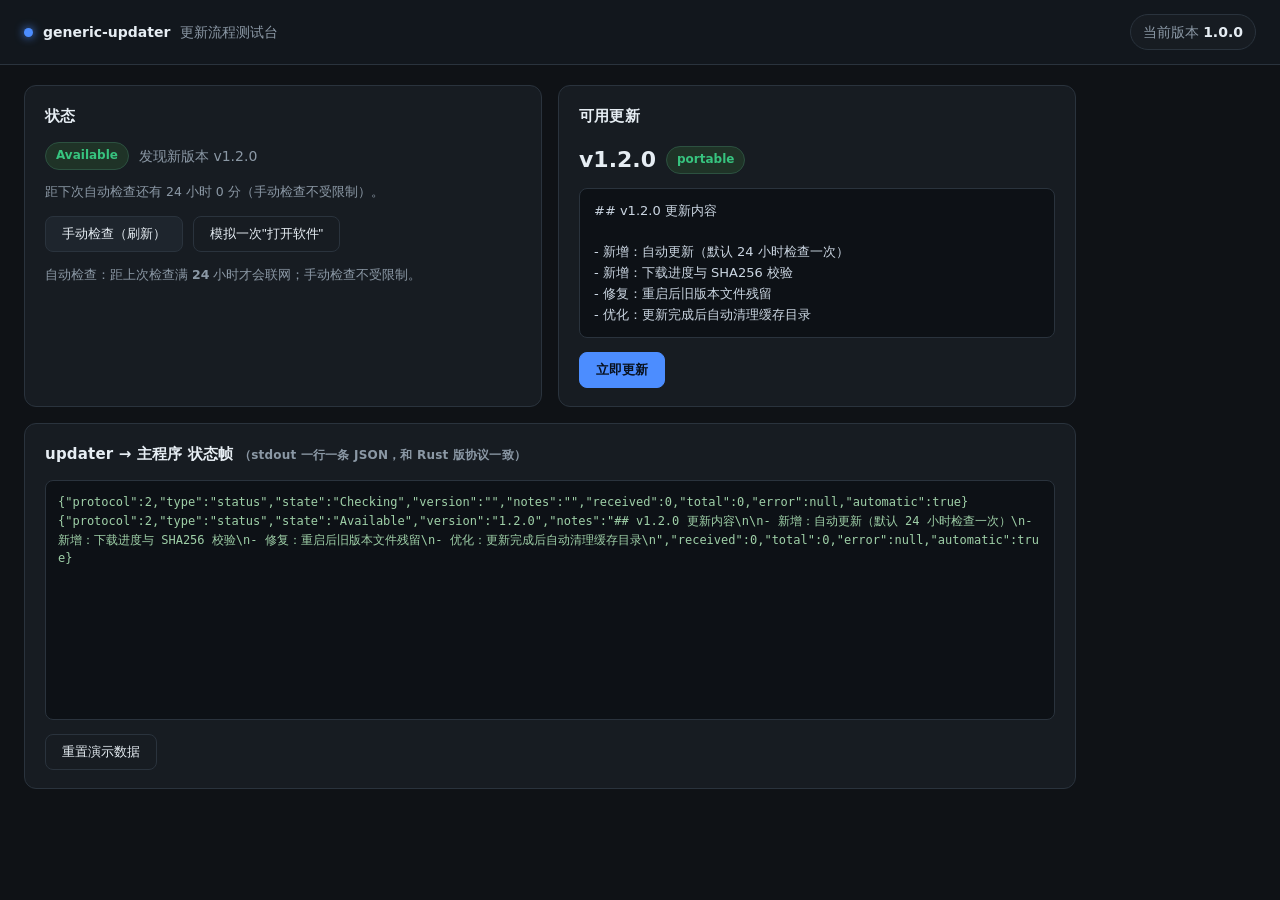
<file: demo/index.html>
<!DOCTYPE html>
<html lang="zh-CN">
<head>
<meta charset="utf-8" />
<meta name="viewport" content="width=device-width, initial-scale=1" />
<title>通用更新器 · 交互测试台</title>
<link rel="stylesheet" href="./styles.css" />
</head>
<body>
<header class="topbar">
  <div class="brand">
    <span class="dot"></span>
    <strong>generic-updater</strong>
    <span class="muted">更新流程测试台</span>
  </div>
  <div class="version-chip">当前版本 <b id="installed-version">1.0.0</b></div>
</header>

<main class="grid">
  <section class="card" id="card-status">
    <h2>状态</h2>
    <div class="state-row">
      <span id="state-badge" class="badge badge-idle">Idle</span>
      <span id="state-detail" class="muted">等待操作</span>
    </div>
    <p class="hint" id="next-check-hint"></p>
    <div class="progress" id="progress-wrap" hidden>
      <div class="progress-bar"><div class="progress-fill" id="progress-fill"></div></div>
      <div class="progress-meta"><span id="progress-text">0%</span><span id="progress-bytes"></span></div>
    </div>
    <div class="actions">
      <button id="btn-check" class="btn">手动检查（刷新）</button>
      <button id="btn-auto" class="btn btn-ghost">模拟一次"打开软件"</button>
    </div>
    <p class="hint">自动检查：距上次检查满 <b id="interval-hours">24</b> 小时才会联网；手动检查不受限制。</p>
  </section>

  <section class="card" id="card-release" hidden>
    <h2>可用更新</h2>
    <div class="release-head">
      <span class="release-version" id="release-version">v0.0.0</span>
      <span class="badge badge-available" id="release-kind">portable</span>
    </div>
    <div class="notes" id="release-notes"></div>
    <div class="actions">
      <button id="btn-download" class="btn btn-primary">立即更新</button>
    </div>
  </section>

  <section class="card" id="card-ready" hidden>
    <h2>更新就绪</h2>
    <p>新版本 <b id="ready-version"></b> 已下载、校验并解压完毕。退出主程序后点击下面按钮完成替换。</p>
    <div class="actions">
      <button id="btn-restart" class="btn btn-primary">重启软件</button>
      <button id="btn-discard" class="btn btn-ghost">放弃这次更新</button>
    </div>
  </section>

  <section class="card" id="card-failed" hidden>
    <h2>更新失败</h2>
    <p class="error" id="failed-reason"></p>
    <div class="actions">
      <button id="btn-retry" class="btn">重试</button>
    </div>
  </section>

  <section class="card span-2" id="card-log">
    <h2>updater → 主程序 状态帧 <span class="muted small">（stdout 一行一条 JSON，和 Rust 版协议一致）</span></h2>
    <pre id="log" class="log"></pre>
    <div class="actions">
      <button id="btn-reset" class="btn btn-ghost">重置演示数据</button>
    </div>
  </section>
</main>

<script src="./app.js"></script>
</body>
</html>
</file>
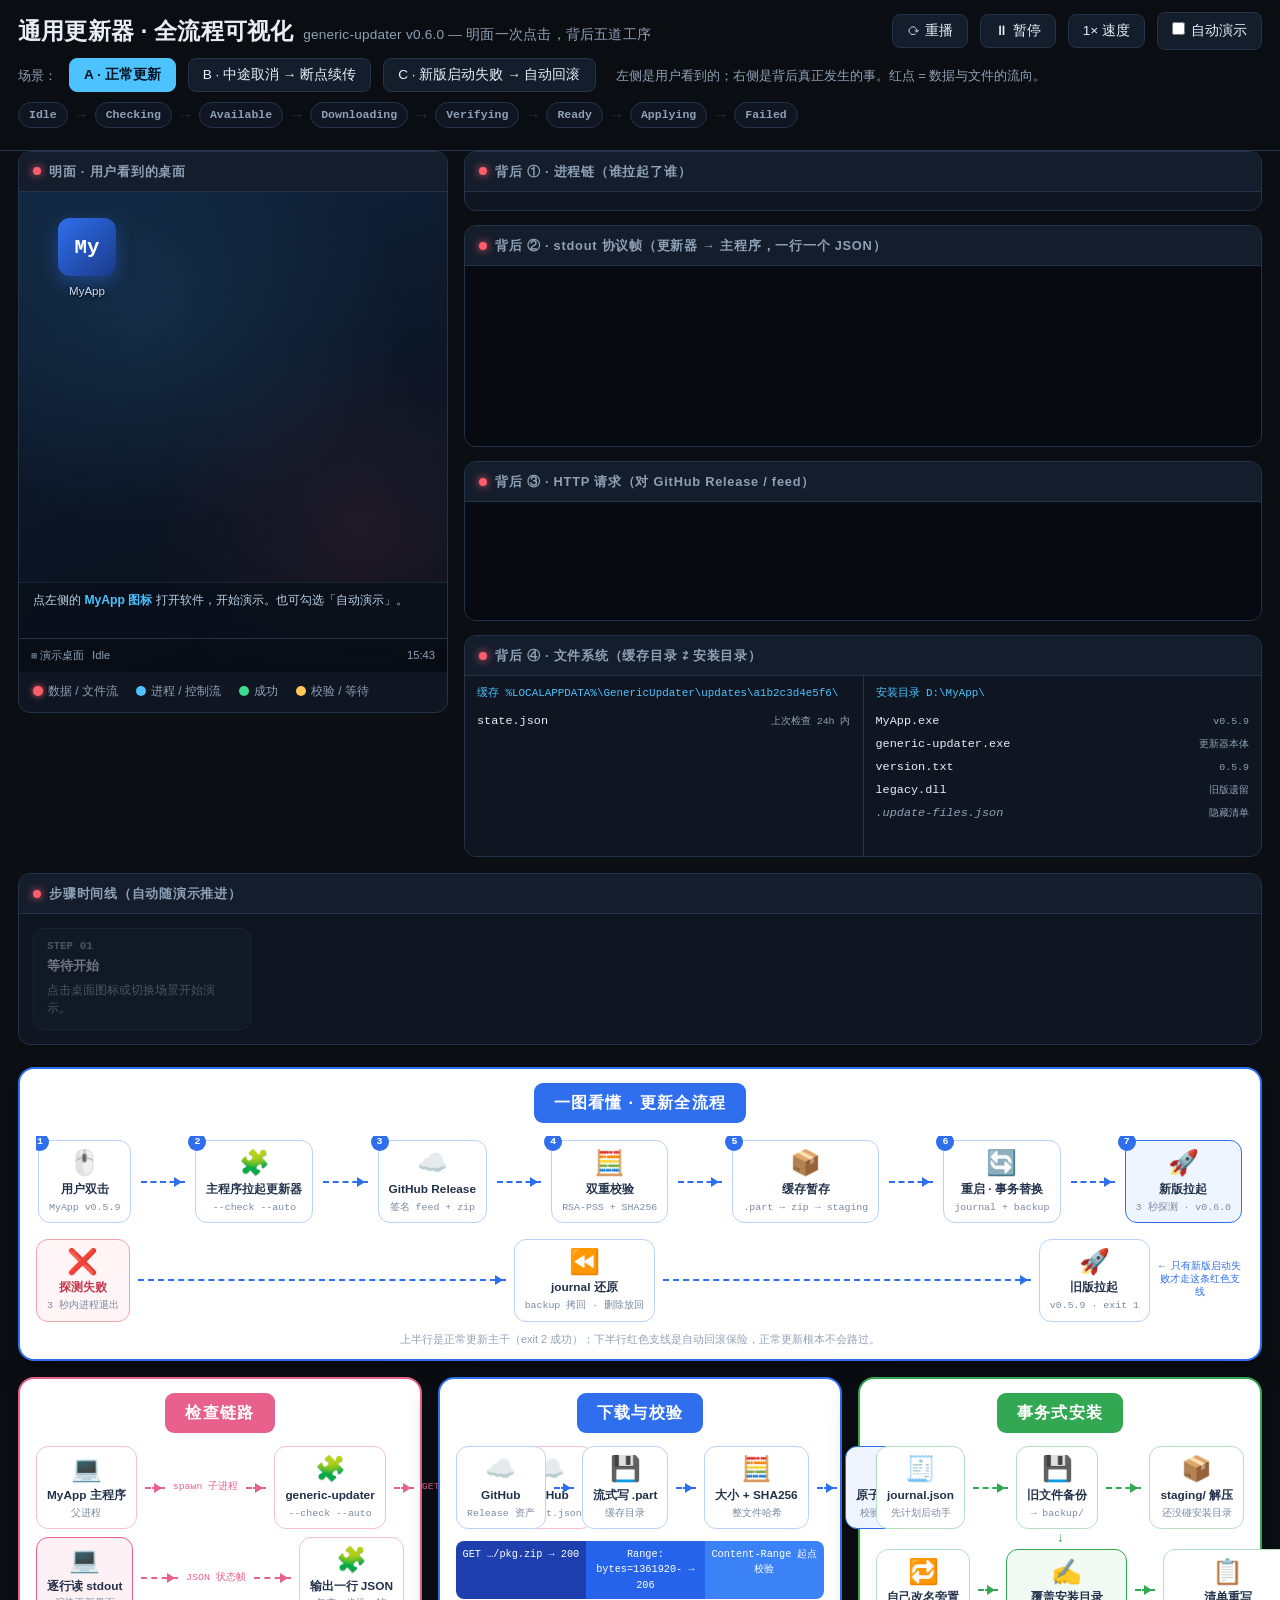
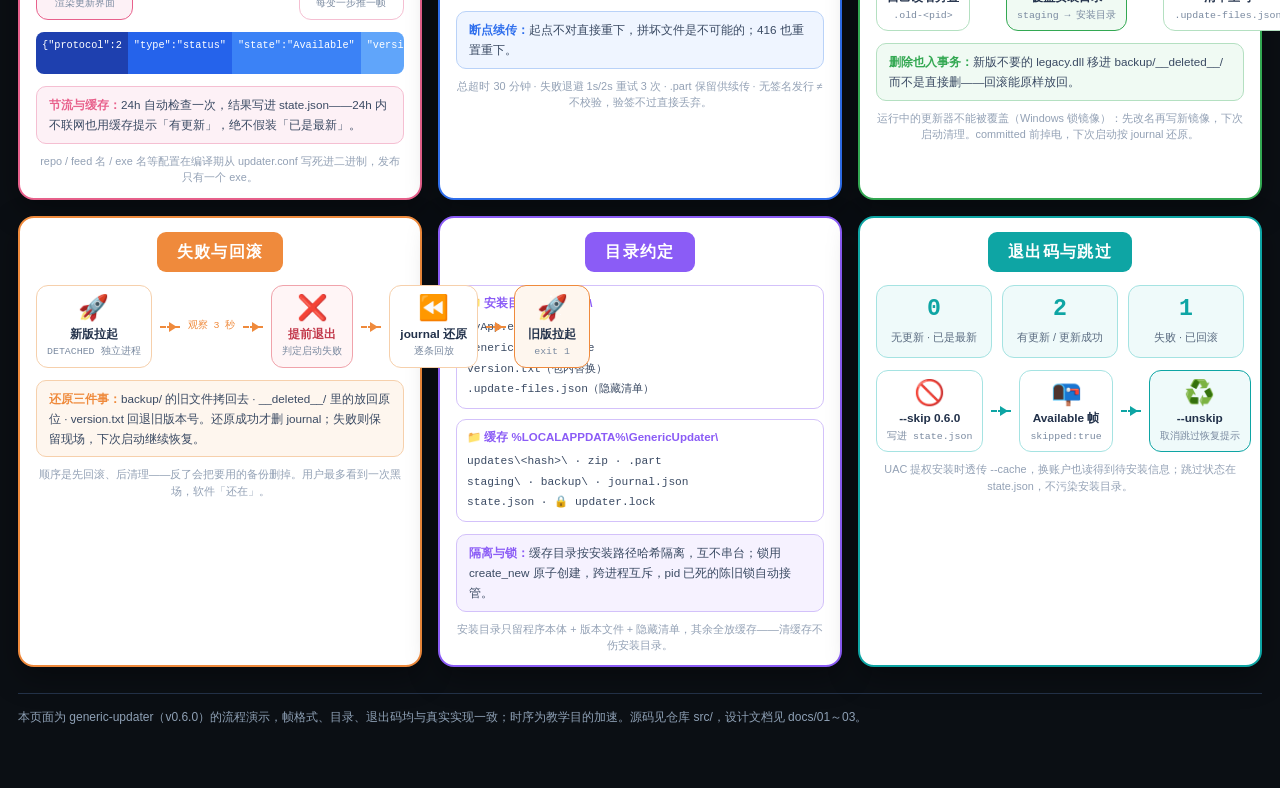
<file: examples/update-flow.html>
<!-- Generated by Trae Work -->
<!DOCTYPE html>
<html lang="zh-CN">
<head>
<meta charset="UTF-8">
<meta name="viewport" content="width=device-width, initial-scale=1.0">
<title>通用更新器 · 全流程可视化 — generic-updater 0.6.0</title>
<style>
:root{
  --bg:#0b0f14; --bg2:#121926; --panel:#0f1622; --panel2:#141d2c;
  --ink:#e8eef7; --muted:#8ea0b5; --rule:#24334a;
  --accent:#ff5d6c; --accent2:#4cc2ff; --ok:#3fdc8f; --warn:#ffc857;
  --mono:'Cascadia Code',Consolas,'Courier New',monospace;
}
*{box-sizing:border-box;margin:0;padding:0}
body{background:var(--bg);color:var(--ink);font:15px/1.65 'Segoe UI','PingFang SC','Microsoft YaHei',sans-serif;padding-bottom:60px}
h1{font-size:1.45rem;font-weight:700;letter-spacing:.01em}
h1 small{color:var(--muted);font-weight:400;font-size:.85rem;margin-left:.6rem}
.wrap{max-width:1440px;margin:0 auto;padding:0 18px}
/* ── 顶栏 ── */
header{position:sticky;top:0;z-index:40;background:rgba(11,15,20,.92);backdrop-filter:blur(8px);border-bottom:1px solid var(--rule);padding:12px 0}
header .row{display:flex;align-items:center;gap:12px;flex-wrap:wrap}
header .spacer{flex:1}
.btn{background:var(--panel2);color:var(--ink);border:1px solid var(--rule);border-radius:8px;padding:7px 14px;font-size:.85rem;cursor:pointer;transition:.15s}
.btn:hover{border-color:var(--accent2);color:var(--accent2)}
.btn.on{background:var(--accent2);border-color:var(--accent2);color:#04121f;font-weight:600}
.btn:disabled{opacity:.45;cursor:not-allowed}
.sub{color:var(--muted);font-size:.82rem}
/* ── 状态机条 ── */
.strip{display:flex;gap:6px;flex-wrap:wrap;padding:10px 0;align-items:center}
.chip{font:600 .72rem/1 var(--mono);padding:6px 10px;border-radius:99px;border:1px solid var(--rule);color:var(--muted);background:var(--panel);transition:.25s}
.chip.on{color:#04121f;background:var(--accent2);border-color:var(--accent2);box-shadow:0 0 12px rgba(76,194,255,.45)}
.chip.on.red{background:var(--accent);border-color:var(--accent);box-shadow:0 0 12px rgba(255,93,108,.45)}
.chip-sep{color:var(--rule)}
/* ── 主舞台 ── */
.stage{display:grid;grid-template-columns:430px 1fr;gap:16px;align-items:start}
@media(max-width:1100px){.stage{grid-template-columns:1fr}}
.card{background:var(--panel);border:1px solid var(--rule);border-radius:12px;overflow:hidden}
.card>h3{font-size:.8rem;font-weight:600;color:var(--muted);letter-spacing:.06em;padding:9px 14px;border-bottom:1px solid var(--rule);background:var(--panel2);display:flex;align-items:center;gap:8px}
.card>h3 .dotp{width:8px;height:8px;border-radius:50%;background:var(--accent);box-shadow:0 0 8px var(--accent);animation:pulse 1.6s infinite}
@keyframes pulse{0%,100%{opacity:.4}50%{opacity:1}}
.pad{padding:14px}
/* ── 桌面 ── */
.desktop{position:relative;height:480px;background:linear-gradient(160deg,#10233c 0%,#0c1524 55%,#0a0f1a 100%);overflow:hidden}
.desktop::before{content:'';position:absolute;inset:0;background:radial-gradient(ellipse 60% 45% at 30% 25%,rgba(76,194,255,.10),transparent),radial-gradient(ellipse 50% 40% at 80% 70%,rgba(255,93,108,.08),transparent)}
.taskbar{position:absolute;left:0;right:0;bottom:0;height:34px;background:rgba(8,12,20,.85);border-top:1px solid var(--rule);display:flex;align-items:center;padding:0 12px;gap:8px;font-size:.7rem;color:var(--muted);z-index:6}
.taskbar .tclock{margin-left:auto}
.dicon{position:absolute;top:26px;left:26px;width:84px;text-align:center;cursor:pointer;user-select:none;transition:.15s;z-index:4}
.dicon:hover{filter:brightness(1.25)}
.dicon .ic{width:58px;height:58px;margin:0 auto;border-radius:12px;background:linear-gradient(135deg,#2f6fed,#1b3a8a);display:flex;align-items:center;justify-content:center;font:800 1.3rem var(--mono);color:#fff;box-shadow:0 6px 18px rgba(47,111,237,.4);position:relative}
.dicon .ic .badge{position:absolute;top:-6px;right:-6px;width:20px;height:20px;border-radius:50%;background:var(--accent);color:#fff;font:700 .62rem/20px var(--mono);text-align:center;display:none;animation:pulse 1.2s infinite}
.dicon .lbl{margin-top:6px;font-size:.72rem;color:#dbe7f5;text-shadow:0 1px 3px #000}
.dicon.sel .ic{outline:2px solid rgba(76,194,255,.7);outline-offset:3px}
/* 应用窗口 */
.appwin{position:absolute;top:88px;left:96px;width:300px;background:#f4f7fb;border-radius:10px;box-shadow:0 18px 50px rgba(0,0,0,.55);color:#1b2532;display:none;overflow:hidden;z-index:3}
.appwin.show{display:block;animation:winIn .3s ease}
@keyframes winIn{from{transform:scale(.92);opacity:0}to{transform:scale(1);opacity:1}}
.appwin.fade{transition:.4s;opacity:0;transform:scale(.95)}
.appwin.crash{animation:crash .5s ease}
@keyframes crash{0%,100%{transform:translateX(0)}20%{transform:translateX(-7px)}40%{transform:translateX(7px)}60%{transform:translateX(-5px)}80%{transform:translateX(4px)}}
.tbar{background:#dfe7f1;padding:7px 10px;font-size:.75rem;font-weight:600;display:flex;align-items:center;gap:8px}
.tbar .wins{margin-left:auto;display:flex;gap:5px}
.tbar .wins i{width:11px;height:11px;border-radius:3px;background:#b8c6d8;display:block}
.tbar .wins i.x{background:#e8606e}
.abody{padding:14px;font-size:.8rem}
.abody .ver{font:600 .95rem var(--mono);color:#1b3a8a}
.abody .st{margin-top:8px;color:#5a6b80;min-height:2.2em}
/* 更新对话框（更新器窗口） */
.dlg{position:absolute;top:64px;left:50%;transform:translateX(-50%);width:330px;background:#fff;border-radius:12px;box-shadow:0 24px 60px rgba(0,0,0,.6);color:#1b2532;display:none;z-index:5;overflow:hidden}
.dlg.show{display:block;animation:winIn .25s ease}
.dlg .dt{padding:12px 16px;border-bottom:1px solid #e6ecf3}
.dlg .dt b{font-size:.95rem}
.dlg .dt .dv{font:700 1.05rem var(--mono);color:#2f6fed}
.dlg .db{padding:10px 16px;font-size:.78rem;max-height:150px;overflow:auto}
.dlg .db ul{margin:6px 0 0 1.1em}
.dlg .db li{margin:3px 0}
.dlg .ds{padding:4px 16px 8px;font-size:.72rem;color:#7a8a9d}
.dlg .dprog{padding:6px 16px 4px}
.pbar{height:9px;background:#e6ecf3;border-radius:99px;overflow:hidden}
.pbar i{display:block;height:100%;width:0;background:linear-gradient(90deg,#2f6fed,#4cc2ff);border-radius:99px;transition:width .25s}
.ptxt{font:.68rem/1.8 var(--mono);color:#5a6b80;display:flex;justify-content:space-between}
.dlg .dbtns{padding:10px 16px 14px;display:flex;gap:8px;justify-content:flex-end;flex-wrap:wrap}
.dlg .wbtn{border:1px solid #cdd8e4;background:#f2f6fa;color:#1b2532;border-radius:7px;padding:6px 13px;font-size:.78rem;cursor:pointer;font-weight:600}
.dlg .wbtn:hover{background:#e6eef7}
.dlg .wbtn.go{background:#2f6fed;border-color:#2f6fed;color:#fff}
.dlg .wbtn.go:hover{background:#275fd2}
.dlg .wbtn.rd{background:#e8606e;border-color:#e8606e;color:#fff}
.hintbar{position:absolute;left:0;right:0;bottom:34px;padding:7px 14px;font-size:.76rem;color:#bcd2ea;background:rgba(8,14,24,.72);border-top:1px solid rgba(36,51,74,.6);z-index:6;min-height:56px}
.hintbar b{color:var(--accent2)}
/* ── 右侧面板 ── */
.rightcol{display:flex;flex-direction:column;gap:14px;min-width:0}
.proc{display:flex;flex-direction:column;padding:6px 14px 12px}
.pnode{position:relative;background:var(--panel2);border:1px solid var(--rule);border-radius:9px;padding:8px 12px;margin-top:12px;font:.78rem var(--mono);display:flex;align-items:center;gap:9px;transition:.3s;flex-wrap:wrap}
.pnode .pid{font-size:.64rem;color:var(--muted);background:var(--panel);border:1px solid var(--rule);border-radius:99px;padding:2px 8px}
.pnode .px{margin-left:auto;font-size:.66rem;border-radius:99px;padding:2px 9px;border:1px solid var(--rule);color:var(--muted)}
.pnode .px.ok{color:var(--ok);border-color:rgba(63,220,143,.5)}
.pnode .px.bad{color:var(--accent);border-color:rgba(255,93,108,.5)}
.pnode.hot{border-color:var(--accent2);box-shadow:0 0 14px rgba(76,194,255,.25)}
.parr{align-self:center;color:var(--rule);font-size:.7rem;line-height:1;margin:3px 0 3px 24px;font-family:var(--mono)}
.parr::before{content:'↓'}
.console{height:180px;overflow:auto;padding:10px 14px;font:.72rem/1.75 var(--mono);background:#070b11}
.console div{white-space:pre-wrap;word-break:break-all}
.console .cf{color:#9fb3c8}
.console .st-available,.console .st-ready,.console .st-idle{color:var(--ok)}
.console .st-downloading,.console .st-applying{color:var(--accent2)}
.console .st-checking{color:#9fb3c8}
.console .st-verifying{color:var(--warn)}
.console .st-failed{color:var(--accent)}
.console .meta{color:#54708c}
.netlog{height:118px;overflow:auto;padding:8px 14px;font:.72rem/1.8 var(--mono);background:#070b11}
.netlog div{color:var(--muted);word-break:break-all}
.netlog .m{color:var(--accent2);font-weight:700}
.netlog .s200{color:var(--ok)}.netlog .s206{color:var(--warn)}
/* 文件系统 */
.fsgrid{display:grid;grid-template-columns:1fr 1fr;gap:1px;background:var(--rule)}
@media(max-width:860px){.fsgrid{grid-template-columns:1fr}}
.fscol{background:var(--panel);padding:10px 12px;min-height:180px}
.fscol h4{font:.68rem/1.4 var(--mono);color:var(--accent2);margin-bottom:8px;word-break:break-all}
.fsrow{display:flex;align-items:baseline;gap:7px;font:.74rem/1.95 var(--mono);color:var(--ink);transition:.3s}
.fsrow .ind{color:var(--rule)}
.fsrow .nm{word-break:break-all}
.fsrow.dir>.nm{color:var(--accent2);font-weight:700}
.fsrow.hidden>.nm{color:var(--muted);font-style:italic}
.fsrow .nt{margin-left:auto;font-size:.62rem;color:var(--muted);text-align:right;max-width:46%}
.fsrow.flash-new{animation:fnew 1.4s ease}
.fsrow.flash-mod{animation:fmod 1.4s ease}
.fsrow.flash-del{animation:fdel 1.4s ease}
@keyframes fnew{0%{background:rgba(63,220,143,.28)}100%{background:transparent}}
@keyframes fmod{0%{background:rgba(255,200,87,.3)}100%{background:transparent}}
@keyframes fdel{0%{background:rgba(255,93,108,.3)}100%{background:transparent}}
.fsrow.gone{opacity:.28;text-decoration:line-through}
/* ── 时间线 ── */
.tl{display:flex;gap:10px;overflow-x:auto;padding:14px;scroll-behavior:smooth}
.tstep{flex:0 0 218px;background:var(--panel2);border:1px solid var(--rule);border-radius:10px;padding:11px 13px;font-size:.74rem;opacity:.45;transition:.3s}
.tstep .tn{font:700 .68rem var(--mono);color:var(--muted)}
.tstep b{display:block;margin:3px 0 4px;font-size:.82rem}
.tstep p{color:var(--muted);line-height:1.55}
.tstep.active{opacity:1;border-color:var(--accent2);box-shadow:0 0 16px rgba(76,194,255,.18);transform:translateY(-2px)}
.tstep.active .tn{color:var(--accent2)}
.tstep.done{opacity:.85;border-color:rgba(63,220,143,.4)}
.tstep.done .tn{color:var(--ok)}
/* ── 科普图解卡（白底彩框 · 卡通流） ── */
.ig-grid{margin-top:22px;display:grid;grid-template-columns:repeat(auto-fit,minmax(370px,1fr));gap:16px}
.ig{--igc:#2f6fed;--igbd:#b9d2f8;--igbg:#eff5ff;background:#fff;border:2px solid var(--igc);border-radius:16px;padding:14px 16px 12px;color:#22314a;box-shadow:0 10px 30px rgba(0,0,0,.35)}
.ig.pink{--igc:#e8618c;--igbd:#f5bfd2;--igbg:#fdf1f6}
.ig.green{--igc:#33a852;--igbd:#b4e0c1;--igbg:#f0faf3}
.ig.orange{--igc:#ef8a3c;--igbd:#f6d0ac;--igbg:#fef6ee}
.ig.purple{--igc:#8b5cf6;--igbd:#d3c1fa;--igbg:#f6f2ff}
.ig.teal{--igc:#0ea5a4;--igbd:#a5e3e2;--igbg:#effafa}
.ig-title{width:max-content;max-width:100%;margin:0 auto 13px;background:var(--igc);color:#fff;font-weight:800;font-size:1rem;letter-spacing:.08em;padding:7px 20px;border-radius:9px;text-align:center}
.ig-row{display:flex;align-items:center;gap:6px}
.ig-row+.ig-row{margin-top:8px}
.ig-dn{text-align:center;color:var(--igc);font:700 .85rem/1 var(--mono);margin:3px 0}
.ig-node{position:relative;flex:0 0 auto;display:flex;flex-direction:column;align-items:center;gap:4px;background:#fff;border:1.5px solid var(--igbd);border-radius:12px;padding:8px 10px;min-width:76px;text-align:center}
.ig-node .ic{font-size:1.55rem;line-height:1.15}
.ig-node .nm{font-size:.74rem;font-weight:800;color:#22314a;line-height:1.25}
.ig-node .sb{font:.62rem/1.35 var(--mono);color:#7a8aa0;word-break:break-all}
.ig-node.hl{border-color:var(--igc);background:var(--igbg)}
.ig-node.bad{border-color:#f0a3ab;background:#fff5f6}
.ig-node.bad .nm{color:#c2384a}
.ig-node .num{position:absolute;top:-8px;left:-8px;width:18px;height:18px;border-radius:50%;background:var(--igc);color:#fff;font:700 .62rem/18px var(--mono);text-align:center}
.ig-arr{flex:1 1 24px;min-width:20px;position:relative;height:0;border-top:2px dashed var(--igc);margin:0 2px}
.ig-arr::after{content:'';position:absolute;right:-2px;top:-6px;border:5px solid transparent;border-left:8px solid var(--igc)}
.ig-arr.solid{border-top-style:solid}
.ig-cap{flex:0 0 auto;font:.62rem/1.3 var(--mono);color:var(--igc);max-width:88px;text-align:center}
.ig-packet{display:flex;margin-top:12px;border-radius:8px;overflow:hidden;font:.64rem/1.5 var(--mono);color:#fff;text-align:center}
.ig-packet span{padding:6px 6px}
.ig-packet .s1{background:#1e40af;flex:1.1}
.ig-packet .s2{background:#2563eb;flex:1}
.ig-packet .s3{background:#3b82f6;flex:1}
.ig-packet .s4{background:#60a5fa;flex:1}
.ig-list{border:1.5px solid var(--igbd);border-radius:10px;padding:8px 12px;margin-top:12px;font-size:.73rem;line-height:1.7;color:#3a4a63;background:var(--igbg)}
.ig-list b{color:var(--igc)}
.ig-note{margin-top:9px;font-size:.68rem;color:#93a1b5;text-align:center;line-height:1.5}
.ig-codes{display:flex;gap:10px;margin-top:12px}
.ig-code{flex:1;border-radius:12px;border:1.5px solid var(--igbd);background:var(--igbg);text-align:center;padding:10px 4px 8px}
.ig-code b{display:block;font:800 1.45rem/1.2 var(--mono);color:var(--igc)}
.ig-code span{font-size:.68rem;color:#5a6b80}
.ig-cols{display:flex;gap:10px;margin-top:12px;flex-wrap:wrap}
.ig-col{flex:1;border:1.5px solid var(--igbd);border-radius:10px;background:#fff;padding:8px 10px;min-width:180px}
.ig-col h5{font-size:.72rem;color:var(--igc);margin-bottom:4px;display:flex;align-items:center;gap:5px}
.ig-col ul{list-style:none;font:.7rem/1.85 var(--mono);color:#3a4a63}
.ig.hero{grid-column:1/-1}
.ig-hero-row{display:flex;align-items:center;gap:8px;overflow-x:auto;padding:4px 2px}
.legend{display:flex;gap:18px;flex-wrap:wrap;font-size:.75rem;color:var(--muted);padding:10px 14px}
.legend i{display:inline-block;width:10px;height:10px;border-radius:50%;margin-right:5px;vertical-align:-1px}
/* 红点流层 */
#overlay{position:fixed;inset:0;pointer-events:none;z-index:80}
#overlay circle{filter:drop-shadow(0 0 5px currentColor)}
footer{margin-top:26px;border-top:1px solid var(--rule);padding-top:14px;color:var(--muted);font-size:.75rem}
</style>
</head>
<body>
<svg id="overlay"></svg>

<header>
  <div class="wrap">
    <div class="row">
      <div>
        <h1>通用更新器 · 全流程可视化<small>generic-updater v0.6.0 — 明面一次点击，背后五道工序</small></h1>
      </div>
      <div class="spacer"></div>
      <button class="btn" id="b-replay">⟳ 重播</button>
      <button class="btn" id="b-pause">⏸ 暂停</button>
      <button class="btn" id="b-speed">1× 速度</button>
      <label class="btn" style="user-select:none"><input type="checkbox" id="b-auto" style="accent-color:var(--accent2);margin-right:6px">自动演示</label>
    </div>
    <div class="row" style="margin-top:8px">
      <span class="sub">场景：</span>
      <button class="btn scen on" data-sc="A">A · 正常更新</button>
      <button class="btn scen" data-sc="B">B · 中途取消 → 断点续传</button>
      <button class="btn scen" data-sc="C">C · 新版启动失败 → 自动回滚</button>
      <span class="sub" style="margin-left:8px">左侧是用户看到的；右侧是背后真正发生的事。红点 = 数据与文件的流向。</span>
    </div>
    <div class="strip" id="strip"></div>
  </div>
</header>

<div class="wrap">
  <div class="stage">
    <!-- 左：明面 -->
    <div class="card">
      <h3><span class="dotp"></span>明面 · 用户看到的桌面</h3>
      <div class="desktop" id="desktop">
        <div class="dicon" id="app-icon">
          <div class="ic">My<span class="badge" id="icon-badge">!</span></div>
          <div class="lbl" id="icon-lbl">MyApp</div>
        </div>
        <div class="appwin" id="app-win">
          <div class="tbar"><span id="win-title">MyApp — 版本 v0.5.9</span><span class="wins"><i></i><i></i><i class="x"></i></span></div>
          <div class="abody">
            <div class="ver" id="win-ver">v0.5.9</div>
            <div class="st" id="win-st">点击图标启动演示。</div>
          </div>
        </div>
        <div class="dlg" id="dlg">
          <div class="dt" id="dlg-title"></div>
          <div class="db" id="dlg-body"></div>
          <div class="dprog" id="dlg-prog" style="display:none">
            <div class="pbar"><i id="pfill"></i></div>
            <div class="ptxt"><span id="p-pct">0%</span><span id="p-bytes">0 B / 0 B</span></div>
          </div>
          <div class="ds" id="dlg-sub">generic-updater · 配置内置 · 强制验签</div>
          <div class="dbtns" id="dlg-btns"></div>
        </div>
        <div class="hintbar" id="hint">点左侧的 <b>MyApp 图标</b> 打开软件，开始演示。也可勾选「自动演示」。</div>
        <div class="taskbar"><span>⊞ 演示桌面</span><span id="tb-state">Idle</span><span class="tclock" id="tb-clock">--:--</span></div>
      </div>
      <div class="legend">
        <span><i style="background:var(--accent);box-shadow:0 0 6px var(--accent)"></i>数据 / 文件流</span>
        <span><i style="background:var(--accent2)"></i>进程 / 控制流</span>
        <span><i style="background:var(--ok)"></i>成功</span>
        <span><i style="background:var(--warn)"></i>校验 / 等待</span>
      </div>
    </div>

    <!-- 右：背后 -->
    <div class="rightcol">
      <div class="card">
        <h3><span class="dotp"></span>背后 ① · 进程链（谁拉起了谁）</h3>
        <div class="proc" id="proc"></div>
      </div>
      <div class="card">
        <h3><span class="dotp"></span>背后 ② · stdout 协议帧（更新器 → 主程序，一行一个 JSON）</h3>
        <div class="console" id="console"></div>
      </div>
      <div class="card">
        <h3><span class="dotp" id="net-h"></span>背后 ③ · HTTP 请求（对 GitHub Release / feed）</h3>
        <div class="netlog" id="netlog"></div>
      </div>
      <div class="card">
        <h3><span class="dotp"></span>背后 ④ · 文件系统（缓存目录 ⇄ 安装目录）</h3>
        <div class="fsgrid">
          <div class="fscol"><h4 id="fs-cache-h">缓存 %LOCALAPPDATA%\GenericUpdater\updates\a1b2c3d4e5f6\</h4><div id="fs-cache"></div></div>
          <div class="fscol"><h4 id="fs-inst-h">安装目录 D:\MyApp\</h4><div id="fs-install"></div></div>
        </div>
      </div>
    </div>
  </div>

  <div class="card" style="margin-top:16px">
    <h3><span class="dotp"></span>步骤时间线（自动随演示推进）</h3>
    <div class="tl" id="timeline"></div>
  </div>

  <div class="ig-grid">

    <!-- 总览条 -->
    <div class="ig hero">
      <div class="ig-title">一图看懂 · 更新全流程</div>
      <div class="ig-hero-row">
        <div class="ig-node"><span class="num">1</span><span class="ic">🖱️</span><span class="nm">用户双击</span><span class="sb">MyApp v0.5.9</span></div>
        <div class="ig-arr"></div>
        <div class="ig-node"><span class="num">2</span><span class="ic">🧩</span><span class="nm">主程序拉起更新器</span><span class="sb">--check --auto</span></div>
        <div class="ig-arr"></div>
        <div class="ig-node"><span class="num">3</span><span class="ic">☁️</span><span class="nm">GitHub Release</span><span class="sb">签名 feed + zip</span></div>
        <div class="ig-arr"></div>
        <div class="ig-node"><span class="num">4</span><span class="ic">🧮</span><span class="nm">双重校验</span><span class="sb">RSA-PSS + SHA256</span></div>
        <div class="ig-arr"></div>
        <div class="ig-node"><span class="num">5</span><span class="ic">📦</span><span class="nm">缓存暂存</span><span class="sb">.part → zip → staging</span></div>
        <div class="ig-arr"></div>
        <div class="ig-node"><span class="num">6</span><span class="ic">🔄</span><span class="nm">重启 · 事务替换</span><span class="sb">journal + backup</span></div>
        <div class="ig-arr"></div>
        <div class="ig-node hl"><span class="num">7</span><span class="ic">🚀</span><span class="nm">新版拉起</span><span class="sb">3 秒探测 · v0.6.0</span></div>
      </div>
      <div class="ig-row" style="margin-top:12px">
        <div class="ig-node bad"><span class="ic">❌</span><span class="nm">探测失败</span><span class="sb">3 秒内进程退出</span></div>
        <div class="ig-arr"></div>
        <div class="ig-node"><span class="ic">⏪</span><span class="nm">journal 还原</span><span class="sb">backup 拷回 · 删除放回</span></div>
        <div class="ig-arr"></div>
        <div class="ig-node"><span class="ic">🚀</span><span class="nm">旧版拉起</span><span class="sb">v0.5.9 · exit 1</span></div>
        <div class="ig-cap">← 只有新版启动失败才走这条红色支线</div>
      </div>
      <div class="ig-note">上半行是正常更新主干（exit 2 成功）；下半行红色支线是自动回滚保险，正常更新根本不会路过。</div>
    </div>

    <!-- 检查链路 -->
    <div class="ig pink">
      <div class="ig-title">检查链路</div>
      <div class="ig-row">
        <div class="ig-node"><span class="ic">💻</span><span class="nm">MyApp 主程序</span><span class="sb">父进程</span></div>
        <div class="ig-arr"></div><div class="ig-cap">spawn 子进程</div><div class="ig-arr"></div>
        <div class="ig-node"><span class="ic">🧩</span><span class="nm">generic-updater</span><span class="sb">--check --auto</span></div>
        <div class="ig-arr"></div><div class="ig-cap">GET feed</div><div class="ig-arr"></div>
        <div class="ig-node"><span class="ic">☁️</span><span class="nm">GitHub</span><span class="sb">latest.json</span></div>
      </div>
      <div class="ig-row">
        <div class="ig-node hl"><span class="ic">💻</span><span class="nm">逐行读 stdout</span><span class="sb">渲染更新界面</span></div>
        <div class="ig-arr"></div><div class="ig-cap">JSON 状态帧</div><div class="ig-arr"></div>
        <div class="ig-node"><span class="ic">🧩</span><span class="nm">输出一行 JSON</span><span class="sb">每变一步推一帧</span></div>
      </div>
      <div class="ig-packet"><span class="s1">{"protocol":2</span><span class="s2">"type":"status"</span><span class="s3">"state":"Available"</span><span class="s4">"version":"0.6.0" …}</span></div>
      <div class="ig-list"><b>节流与缓存：</b>24h 自动检查一次，结果写进 state.json——24h 内不联网也用缓存提示「有更新」，绝不假装「已是最新」。</div>
      <div class="ig-note">repo / feed 名 / exe 名等配置在编译期从 updater.conf 写死进二进制，发布只有一个 exe。</div>
    </div>

    <!-- 下载与校验 -->
    <div class="ig blue">
      <div class="ig-title">下载与校验</div>
      <div class="ig-row">
        <div class="ig-node"><span class="ic">☁️</span><span class="nm">GitHub</span><span class="sb">Release 资产</span></div>
        <div class="ig-arr"></div>
        <div class="ig-node"><span class="ic">💾</span><span class="nm">流式写 .part</span><span class="sb">缓存目录</span></div>
        <div class="ig-arr"></div>
        <div class="ig-node"><span class="ic">🧮</span><span class="nm">大小 + SHA256</span><span class="sb">整文件哈希</span></div>
        <div class="ig-arr"></div>
        <div class="ig-node hl"><span class="ic">✅</span><span class="nm">原子改名 zip</span><span class="sb">校验过才就位</span></div>
      </div>
      <div class="ig-packet"><span class="s1">GET …/pkg.zip → 200</span><span class="s2">Range: bytes=1361920- → 206</span><span class="s3">Content-Range 起点校验</span></div>
      <div class="ig-list"><b>断点续传：</b>起点不对直接重下，拼坏文件是不可能的；416 也重置重下。</div>
      <div class="ig-note">总超时 30 分钟 · 失败退避 1s/2s 重试 3 次 · .part 保留供续传 · 无签名发行 ≠ 不校验，验签不过直接丢弃。</div>
    </div>

    <!-- 事务式安装 -->
    <div class="ig green">
      <div class="ig-title">事务式安装</div>
      <div class="ig-row">
        <div class="ig-node"><span class="ic">🧾</span><span class="nm">journal.json</span><span class="sb">先计划后动手</span></div>
        <div class="ig-arr"></div>
        <div class="ig-node"><span class="ic">💾</span><span class="nm">旧文件备份</span><span class="sb">→ backup/</span></div>
        <div class="ig-arr"></div>
        <div class="ig-node"><span class="ic">📦</span><span class="nm">staging/ 解压</span><span class="sb">还没碰安装目录</span></div>
      </div>
      <div class="ig-dn">↓</div>
      <div class="ig-row">
        <div class="ig-node"><span class="ic">🔁</span><span class="nm">自己改名旁置</span><span class="sb">.old-&lt;pid&gt;</span></div>
        <div class="ig-arr"></div>
        <div class="ig-node hl"><span class="ic">✍️</span><span class="nm">覆盖安装目录</span><span class="sb">staging → 安装目录</span></div>
        <div class="ig-arr"></div>
        <div class="ig-node"><span class="ic">📋</span><span class="nm">清单重写</span><span class="sb">.update-files.json</span></div>
      </div>
      <div class="ig-list"><b>删除也入事务：</b>新版不要的 legacy.dll 移进 backup/__deleted__/ 而不是直接删——回滚能原样放回。</div>
      <div class="ig-note">运行中的更新器不能被覆盖（Windows 锁镜像）：先改名再写新镜像，下次启动清理。committed 前掉电，下次启动按 journal 还原。</div>
    </div>

    <!-- 失败与回滚 -->
    <div class="ig orange">
      <div class="ig-title">失败与回滚</div>
      <div class="ig-row">
        <div class="ig-node"><span class="ic">🚀</span><span class="nm">新版拉起</span><span class="sb">DETACHED 独立进程</span></div>
        <div class="ig-arr"></div><div class="ig-cap">观察 3 秒</div><div class="ig-arr"></div>
        <div class="ig-node bad"><span class="ic">❌</span><span class="nm">提前退出</span><span class="sb">判定启动失败</span></div>
        <div class="ig-arr"></div>
        <div class="ig-node"><span class="ic">⏪</span><span class="nm">journal 还原</span><span class="sb">逐条回放</span></div>
        <div class="ig-arr"></div>
        <div class="ig-node hl"><span class="ic">🚀</span><span class="nm">旧版拉起</span><span class="sb">exit 1</span></div>
      </div>
      <div class="ig-list"><b>还原三件事：</b>backup/ 的旧文件拷回去 · __deleted__/ 里的放回原位 · version.txt 回退旧版本号。还原成功才删 journal；失败则保留现场，下次启动继续恢复。</div>
      <div class="ig-note">顺序是先回滚、后清理——反了会把要用的备份删掉。用户最多看到一次黑场，软件「还在」。</div>
    </div>

    <!-- 目录约定 -->
    <div class="ig purple">
      <div class="ig-title">目录约定</div>
      <div class="ig-cols">
        <div class="ig-col">
          <h5>📁 安装目录 D:\MyApp\</h5>
          <ul>
            <li>MyApp.exe</li>
            <li>generic-updater.exe</li>
            <li>version.txt（包内替换）</li>
            <li>.update-files.json（隐藏清单）</li>
          </ul>
        </div>
        <div class="ig-col">
          <h5>📁 缓存 %LOCALAPPDATA%\GenericUpdater\</h5>
          <ul>
            <li>updates\&lt;hash&gt;\ · zip · .part</li>
            <li>staging\ · backup\ · journal.json</li>
            <li>state.json · 🔒 updater.lock</li>
          </ul>
        </div>
      </div>
      <div class="ig-list"><b>隔离与锁：</b>缓存目录按安装路径哈希隔离，互不串台；锁用 create_new 原子创建，跨进程互斥，pid 已死的陈旧锁自动接管。</div>
      <div class="ig-note">安装目录只留程序本体 + 版本文件 + 隐藏清单，其余全放缓存——清缓存不伤安装目录。</div>
    </div>

    <!-- 退出码与跳过 -->
    <div class="ig teal">
      <div class="ig-title">退出码与跳过</div>
      <div class="ig-codes">
        <div class="ig-code"><b>0</b><span>无更新 · 已是最新</span></div>
        <div class="ig-code"><b>2</b><span>有更新 / 更新成功</span></div>
        <div class="ig-code"><b>1</b><span>失败 · 已回滚</span></div>
      </div>
      <div class="ig-row" style="margin-top:12px">
        <div class="ig-node"><span class="ic">🚫</span><span class="nm">--skip 0.6.0</span><span class="sb">写进 state.json</span></div>
        <div class="ig-arr"></div>
        <div class="ig-node"><span class="ic">📭</span><span class="nm">Available 帧</span><span class="sb">skipped:true</span></div>
        <div class="ig-arr"></div>
        <div class="ig-node hl"><span class="ic">♻️</span><span class="nm">--unskip</span><span class="sb">取消跳过恢复提示</span></div>
      </div>
      <div class="ig-note">UAC 提权安装时透传 --cache，换账户也读得到待安装信息；跳过状态在 state.json，不污染安装目录。</div>
    </div>
  </div>

  <footer>本页面为 generic-updater（v0.6.0）的流程演示，帧格式、目录、退出码均与真实实现一致；时序为教学目的加速。源码见仓库 src/，设计文档见 docs/01～03。</footer>
</div>

<script>
'use strict';
/* ================= 基础工具 ================= */
const $=id=>document.getElementById(id);
const NS='http://www.w3.org/2000/svg';
const SC={gen:0,paused:false,speed:1,auto:false};
const PROCS={check:null,dl:null,apply:null,newapp:null};
const LOCAL='0.5.9',REMOTE='0.6.0';
const ZIP='MyApp-0.6.0-windows-x64-portable.zip';
const TOTAL=3355443;
function col(name){return getComputedStyle(document.documentElement).getPropertyValue(name).trim();}
function fmtB(n){if(n>=1048576)return (n/1048576).toFixed(1)+' MB';if(n>=1024)return (n/1024).toFixed(0)+' KB';return n+' B';}
function now(){const d=new Date();return String(d.getHours()).padStart(2,'0')+':'+String(d.getMinutes()).padStart(2,'0');}

function sleep(ms){const g=SC.gen;return new Promise((res,rej)=>{
  let left=ms/SC.speed;
  const t=setInterval(()=>{
    if(g!==SC.gen){clearInterval(t);rej('stop');return;}
    if(SC.paused)return;
    left-=60;
    if(left<=0){clearInterval(t);res();}
  },60);
});}
const nap=ms=>new Promise(r=>setTimeout(r,Math.max(30,ms/SC.speed)));

/* ================= 红点流 ================= */
function rect(el){const r=el.getBoundingClientRect();return{x:r.left+r.width/2,y:r.top+r.height/2};}
function fly(fromEl,toEl,color,dur){return new Promise(res=>{
  if(!fromEl||!toEl){res();return;}
  const a=rect(fromEl),b=rect(toEl);
  const c=document.createElementNS(NS,'circle');
  const cc=color||col('--accent');
  c.setAttribute('r','4.5');c.setAttribute('fill',cc);c.style.color=cc;
  $('overlay').appendChild(c);
  const t0=performance.now(),D=dur||750;
  (function f(t){
    let k=Math.min(1,(t-t0)/D);
    const e=k<.5?2*k*k:1-Math.pow(-2*k+2,2)/2;
    c.setAttribute('cx',a.x+(b.x-a.x)*e);
    c.setAttribute('cy',a.y+(b.y-a.y)*e-12*Math.sin(Math.PI*e));
    c.setAttribute('opacity',String(k<.1?k*10:k>.9?(1-k)*10:1));
    if(k<1)requestAnimationFrame(f);else{c.remove();res();}
  })(t0);
});}
async function stream(fromEl,toEl,n,color,gap){const g=SC.gen;for(let i=0;i<n;i++){if(g!==SC.gen)return;fly(fromEl,toEl,color);await nap(gap||130);}}

/* ================= 状态机条 ================= */
const STATES=['Idle','Checking','Available','Downloading','Verifying','Ready','Applying','Failed'];
function buildStrip(){$('strip').innerHTML=STATES.map((s,i)=>`<span class="chip" data-s="${s}">${s}</span>${i<STATES.length-1?'<span class="chip-sep">→</span>':''}`).join('');}
function chip(s){document.querySelectorAll('.chip').forEach(c=>{const on=c.dataset.s===s;c.classList.toggle('on',on);c.classList.toggle('red',on&&s==='Failed');});$('tb-state').textContent=s;}

/* ================= 控制台 / 网络 / 进程 ================= */
function line(cls,text){const d=document.createElement('div');d.className=cls;d.textContent=text;const c=$('console');c.appendChild(d);c.scrollTop=1e9;}
function frame(o){const st=(o.state||'').toLowerCase();line('cf st-'+st,'← '+JSON.stringify(o));}
function clog(t){line('meta',t);}
function net(text){const d=document.createElement('div');d.innerHTML=text.replace(/^(GET|HEAD)/,'<span class="m">$1</span>').replace(/(→ 200)/,'<span class="s200">$1</span>').replace(/(→ 206[^ (]*)/,'<span class="s206">$1</span>');const n=$('netlog');n.appendChild(d);n.scrollTop=1e9;}
function proc(cmd,pid){const w=$('proc');
  if(w.children.length){const arr=document.createElement('div');arr.className='parr';w.appendChild(arr);}
  const d=document.createElement('div');d.className='pnode hot';
  d.innerHTML=`<span class="pid">pid ${pid}</span><span>${cmd}</span><span class="px"></span>`;
  w.appendChild(d);w.scrollTop=1e9;
  return d;}
function procExit(el,code,cls){if(!el)return;el.classList.remove('hot');const x=el.querySelector('.px');x.textContent='exit '+code;x.className='px '+(cls||(code===0||code===2?'ok':'bad'));}
function procDead(el){if(!el)return;el.classList.remove('hot');const x=el.querySelector('.px');x.textContent='✕ 被结束';x.className='px bad';}

/* ================= 文件系统面板 ================= */
const FS={cache:[],install:[]};
function fsSeed(){
  FS.cache=[{p:'state.json',cls:'',note:'上次检查 24h 内'}];
  FS.install=[{p:'MyApp.exe',cls:'',note:'v0.5.9'},{p:'generic-updater.exe',cls:'',note:'更新器本体'},{p:'version.txt',cls:'',note:'0.5.9'},{p:'legacy.dll',cls:'',note:'旧版遗留'},{p:'.update-files.json',cls:'',note:'隐藏清单',hidden:1}];
}
function fsSet(root,p,opt){const arr=FS[root];let e=arr.find(x=>x.p===p);
  if(!e){e={p,cls:'',note:''};arr.push(e);}
  if(opt.del){FS[root]=arr.filter(x=>x!==e);}
  else Object.assign(e,opt);
  renderFS(root);}
function renderFS(root){
  const host=$(root==='cache'?'fs-cache':'fs-install');
  host.innerHTML=FS[root].map(e=>{
    const depth=(e.p.match(/[/\\]/g)||[]).length;
    const ind=depth?'<span class="ind">'+'&nbsp;&nbsp;'.repeat(depth)+'</span>':'';
    const dir=/[/\\]$/.test(e.p);
    const cls='fsrow '+(dir?'dir ':'')+(e.hidden?'hidden ':'')+(e.cls||'')+(e.gone?' gone':'');
    return `<div class="${cls}">${ind}<span class="nm">${e.p}</span><span class="nt">${e.note||''}</span></div>`;
  }).join('');
}

/* ================= 桌面 / 窗口 / 对话框 ================= */
function winShow(v){const w=$('app-win');w.classList.remove('fade','crash');w.classList.add('show');$('win-title').textContent=`MyApp — 版本 v${v||LOCAL}`;$('win-ver').textContent='v'+(v||LOCAL);}
function winHide(){$('app-win').classList.add('fade');}
function winCrash(){const w=$('app-win');w.classList.remove('fade');w.classList.add('crash');}
function winStatus(t){$('win-st').innerHTML=t;}
function iconBadge(on){$('icon-badge').style.display=on?'block':'none';}

let dlgResolve=null,dlgTimer=0,dlgQueue=[];
function dlg(mode){
  const T=$('dlg-title'),B=$('dlg-body'),BT=$('dlg-btns'),P=$('dlg-prog');
  P.style.display='none';$('dlg').classList.add('show');
  if(mode==='available'){
    T.innerHTML=`发现新版本 <span class="dv">v${REMOTE}</span>`;
    B.innerHTML=`<ul><li>跨进程锁 updater.lock，多端同时拉起不打架</li><li>下载断点续传（Range + SHA256 整文件校验）</li><li>事务 journal v2：误删文件也能回滚还原</li><li>所有失败出口先恢复旧版本再拉起</li></ul>`;
    BT.innerHTML=`<button class="wbtn" data-a="skip">跳过此版本</button><button class="wbtn go" data-a="update">立即更新</button>`;
  }else if(mode==='skipped'){
    T.innerHTML=`已跳过 <span class="dv">v${REMOTE}</span>`;
    B.innerHTML=`已记录到缓存 state.json（skipped_version）。仍会显示有更新，但不再强烈提示；点下面按钮恢复。`;
    BT.innerHTML=`<button class="wbtn go" data-a="unskip">取消跳过</button>`;
  }else if(mode==='downloading'){
    T.innerHTML=`正在下载 <span class="dv">v${REMOTE}</span>`;
    B.innerHTML=`下载到系统缓存目录，不占用安装目录；完成后自动校验。`;
    P.style.display='block';
    BT.innerHTML=`<button class="wbtn rd" data-a="cancel">取消下载</button>`;
  }else if(mode==='ready'){
    T.innerHTML=`更新已就绪 <span class="dv">v${REMOTE}</span>`;
    B.innerHTML=`校验通过，文件已暂存。点击重启后：主程序退出 → 更新器备份并替换文件 → 拉起新版本。`;
    BT.innerHTML=`<button class="wbtn go" data-a="restart">重启软件</button>`;
  }else if(mode==='hidden'){
    $('dlg').classList.remove('show');
  }
}
function setProg(p,received){$('pfill').style.width=p+'%';$('p-pct').textContent=Math.round(p)+'%';$('p-bytes').textContent=fmtB(received)+' / '+fmtB(TOTAL);}
$('dlg-btns').addEventListener('click',e=>{
  const b=e.target.closest('[data-a]');if(!b)return;
  if(dlgTimer){clearTimeout(dlgTimer);dlgTimer=0;}
  const act=b.dataset.a;
  /* 对话框刚弹出、上游还没挂上等待器时，先把点击缓存住，避免丢点击 */
  if(dlgResolve){const r=dlgResolve;dlgResolve=null;r(act);}
  else dlgQueue.push(act);
});
function dialogWait(){return new Promise(res=>{
  dlgResolve=res;
  if(dlgQueue.length){const a=dlgQueue.shift();dlgResolve=null;res(a);return;}
  if(SC.auto){dlgTimer=setTimeout(()=>{const b=document.querySelector('#dlg-btns .go,#dlg-btns .rd');if(b)b.click();},1100/SC.speed);}
});}

/* ================= 时间线 ================= */
function renderTimeline(steps){$('timeline').innerHTML=steps.map((s,i)=>`<div class="tstep" id="ts${i}"><div class="tn">STEP ${String(i+1).padStart(2,'0')}</div><b>${s.t}</b><p>${s.d}</p></div>`).join('');}
function markStep(i,cls){const el=$('ts'+i);if(!el)return;
  if(cls==='done'){el.classList.remove('active');el.classList.add('done');}
  else{document.querySelectorAll('.tstep').forEach(x=>x.classList.remove('active'));el.classList.add('active');el.classList.remove('done');el.scrollIntoView({inline:'center',block:'nearest'});}}
function setHint(t){$('hint').innerHTML=t;}

/* ================= 重置 ================= */
function resetUI(){
  /* 注意：play() 已做 SC.gen++，这里不能再加，否则 sleep 全部判定“已中止” */
  dlgResolve=null;if(dlgTimer){clearTimeout(dlgTimer);dlgTimer=0;}dlgQueue=[];
  $('console').innerHTML='';$('netlog').innerHTML='';$('proc').innerHTML='';
  $('overlay').innerHTML='';
  $('app-win').classList.remove('show','fade','crash');
  $('dlg').classList.remove('show');
  $('app-icon').classList.remove('sel');
  iconBadge(false);
  $('icon-lbl').textContent='MyApp';
  chip('Idle');$('tb-clock').textContent=now();
  PROCS.check=null;PROCS.dl=null;PROCS.apply=null;PROCS.newapp=null;
  fsSeed();renderFS('cache');renderFS('install');
  winStatus('启动中…');
}

/* ================= 步骤工厂 ================= */
function stOpenApp(){return{t:'打开 MyApp',d:'主程序启动。repo/feed/exe 名由 updater.conf 在编译期写进二进制；启动后延迟 30 秒再做自动检查（演示加速）。',
  async run(g){
    $('app-icon').classList.add('sel');
    await sleep(300);
    winShow();winStatus('已启动。首次自动检查已调度…');
    proc('MyApp.exe（主程序）',4212);
    await sleep(900);
  }};}
function stCheck(){return{t:'拉起更新器 --check --auto',d:'主程序以子进程方式拉起 generic-updater.exe（GUI 子系统、无黑窗口），通过 stdout 一行行 JSON 拿状态。同一时刻 updater.lock 保证只有一个更新进程。',
  async run(g){
    const p=proc('generic-updater.exe --check --auto',8101);
    PROCS.check=p;
    stream($('app-win'),p,3,col('--accent2'));
    fsSet('cache','updater.lock',{cls:'flash-new',note:'pid 8101 · create_new 原子创建'});
    clog('[lock] updater.lock 获取成功（陈旧 pid 会自动接管）');
    await sleep(700);
    chip('Checking');
    frame({protocol:2,type:'status',state:'Checking',version:'',notes:'',received:0,total:0,error:null,automatic:true,skipped:false});
    await sleep(600);
  }};}
function stRelease(){return{t:'询问 Release API',d:'GET /releases/latest 拿到资产列表，找到 feed 元数据文件；这条请求单独 30 秒超时，接口卡死不会拖住整体。',
  async run(g){
    net('GET https://api.github.com/repos/me/my-app/releases/latest → 200');
    stream(PROCS.check,$('net-h'),2,col('--accent'));
    await sleep(900);
  }};}
function stFeed(){return{t:'拉取 feed 并验签',d:'下载 latest-version-windows-x64.json：RSA-PSS(3072/SHA-256) 验签 + product/platform 匹配校验。签名是防拿错包、防篡改的底线，不因无证书签名而放松。',
  async run(g){
    net('GET https://github.com/me/my-app/releases/download/v0.6.0/latest-version-windows-x64.json → 200');
    await sleep(600);
    clog('[verify] RSA-PSS 验签通过 · keyId=my-app-2026-01 · version=0.6.0');
    stream($('net-h'),PROCS.check,3,col('--warn'));
    await sleep(700);
  }};}
function stAvailable(){return{t:'Available · 比较版本',d:'semver 判断 0.6.0 &gt; 0.5.9。状态帧带 changelog、包大小和 skipped 标记；检查结果写进 state.json，24h 内再次打开直接用缓存。',
  async run(g){
    chip('Available');
    frame({protocol:2,type:'status',state:'Available',version:REMOTE,notes:'- 跨进程锁 updater.lock\n- 下载断点续传\n- 事务 journal v2\n- 失败先恢复再拉起',received:0,total:TOTAL,error:null,automatic:true,skipped:false});
    fsSet('cache','state.json',{cls:'flash-mod',note:'last_remote_version='+REMOTE});
    iconBadge(true);
    dlg('available');winStatus('发现新版本，等你决定。');
    stream(PROCS.check,$('dlg'),3,col('--ok'));
    await sleep(600);
  }};}
async function skipLoop(g){
  /* 处理 跳过/取消跳过 循环，直到用户点「立即更新」 */
  for(;;){
    const act=await dialogWait();if(g!==SC.gen)throw'stop';
    if(act==='update'){dlg('downloading');return;}
    if(act==='skip'){
      const ps=proc('generic-updater.exe --skip 0.6.0',8106);
      await sleep(500);procExit(ps,0);
      fsSet('cache','state.json',{cls:'flash-mod',note:'skipped_version=0.6.0'});
      clog('[skip] 已记录跳过 0.6.0（写进缓存 state.json，不污染安装目录）');
      chip('Available');dlg('skipped');setHint('已跳过。点 <b>取消跳过</b> 可恢复提示。');
      continue;
    }
    if(act==='unskip'){
      const pu=proc('generic-updater.exe --unskip',8107);
      await sleep(500);procExit(pu,0);
      fsSet('cache','state.json',{cls:'flash-mod',note:'skipped_version 已清空'});
      clog('[unskip] 取消跳过，提示恢复');
      chip('Available');dlg('available');
      continue;
    }
  }
}
function stClickUpdate(){return{t:'你点了「立即更新」',d:'主程序再拉一个 --download 子进程；updater.lock 确保同一时刻只有一个进程在动缓存与安装目录。',
  async run(g){await skipLoop(g);}};}
function stDownload(){return{t:'Downloading · 流式下载',d:'下载写进缓存目录的 .part 临时文件；进度通过 Downloading 帧实时回传。总超时 30 分钟，失败退避 1s/2s 重试 3 次，.part 保留供续传。',
  async run(g){
    const p=proc('generic-updater.exe --download',8104);
    PROCS.dl=p;
    stream($('dlg'),p,2,col('--accent2'));
    chip('Downloading');
    for(let pct=0;pct<=100;pct+=10){
      const recv=Math.round(TOTAL*pct/100);
      setProg(pct,recv);
      frame({protocol:2,type:'status',state:'Downloading',version:REMOTE,notes:'',received:recv,total:TOTAL,error:null,automatic:false,skipped:false});
      fsSet('cache',ZIP+'.part',{cls:pct===100?'':'flash-mod',note:fmtB(recv)});
      if(pct===0)net('GET https://github.com/…/'+ZIP+' → 200 (3.2 MB)');
      if(pct===40)stream($('net-h'),$('fs-cache-h'),2,col('--accent'));
      await sleep(430);
    }
    net('下载完成 '+fmtB(TOTAL)+' · 全部落盘');
  }};}
function stVerify(){return{t:'Verifying · 大小 + SHA256',d:'先比文件大小，再整文件算 SHA256 与 feed 里的哈希比对；通过后 .part 原子改名成正式 zip。校验不通过直接丢弃，绝不带病安装。',
  async run(g){
    chip('Verifying');
    frame({protocol:2,type:'status',state:'Verifying',version:REMOTE,notes:'',received:0,total:0,error:null,automatic:false,skipped:false});
    await sleep(500);
    clog('[verify] 大小一致 · SHA256 a3f9…c2e4 ✔');
    fsSet('cache',ZIP+'.part',{del:1});
    fsSet('cache',ZIP,{cls:'flash-new',note:fmtB(TOTAL)+' · 校验通过'});
    await sleep(900);
  }};}
function stStaging(){return{t:'解压暂存 + Ready',d:'zip 解到缓存 staging/ 目录；state.json 记下 pending_version / pending_staging；Ready 帧让界面亮出「重启软件」。此时还没碰安装目录一个字节。',
  async run(g){
    fsSet('cache','staging/',{cls:'flash-new',note:'MyApp.exe / lib_new.dll'});
    fsSet('cache','state.json',{cls:'flash-mod',note:'pending_version='+REMOTE});
    frame({protocol:2,type:'status',state:'Ready',version:REMOTE,notes:'',received:1,total:1,error:null,automatic:false,skipped:false});
    chip('Ready');
    procExit(PROCS.dl,2);
    dlg('ready');winStatus('更新已就绪，等待重启。');
    await sleep(700);
  }};}
function stRestart(){return{t:'重启 → --apply --parent-pid',d:'点「重启软件」：更新器带着主程序的 PID 启动 --apply；主程序自己退出，把现场完整交给更新器。从此刻到新版拉起前，用户看到的是短暂黑场——背后正在飞速干活。',
  async run(g){
    await dialogWait();if(g!==SC.gen)throw'stop';
    winHide();dlg('hidden');
    const p=proc('generic-updater.exe --apply --parent-pid 4212',8110);
    PROCS.apply=p;
    stream($('app-win'),p,3,col('--accent2'));
    chip('Applying');
    frame({protocol:2,type:'status',state:'Applying',version:REMOTE,notes:'',received:0,total:0,error:null,automatic:false,skipped:false});
    await sleep(800);
  }};}
function stRecover(){return{t:'恢复检查 + 等待主程序退出',d:'先跑 journal recover：上次若崩过会先按备份回滚。再用 OpenProcess 精确等待 pid 4212 退出（最多 30s），避免新旧进程同时写文件。',
  async run(g){
    clog('[recover] 无未提交事务 · Clean');
    await sleep(600);
    clog('[wait] 父进程 4212 已退出（OpenProcess + WaitForSingleObject）');
    await sleep(700);
  }};}
function stJournal(){return{t:'journal v2 · 先计划后动手',d:'把「要写哪些、要删哪些、旧文件备份在哪」全部写进 journal.json（未提交状态）。中途掉电/被杀，下次启动按它还原，绝不出现半新半旧的文件树。',
  async run(g){
    fsSet('cache','journal.json',{cls:'flash-new',note:'2 write + 1 delete · 未提交'});
    fsSet('cache','backup/',{cls:'flash-new',note:'备份区'});
    await sleep(900);
  }};}
function stReplace(){return{t:'备份 → 替换 → 删除',d:'旧文件复制进 backup/；运行中的更新器自己不能被覆盖——先改名 .old-<pid> 旁置再写新镜像；staging 覆盖进安装目录；新版没有的 legacy.dll 移入 backup/__deleted__/，回滚能还原。',
  async run(g){
    fsSet('install','MyApp.exe',{cls:'flash-mod',note:'backup/MyApp.exe 已备份'});
    fsSet('install','generic-updater.exe',{cls:'flash-mod',note:'改名旁置'});
    fsSet('install','generic-updater.exe.old-8110',{cls:'flash-new',note:'运行中镜像，下次启动清理'});
    stream($('fs-cache-h'),$('fs-inst-h'),3,col('--accent'),200);
    await sleep(900);
    fsSet('install','legacy.dll',{cls:'flash-del',note:'→ backup/__deleted__/'});
    fsSet('cache','backup/__deleted__/legacy.dll',{cls:'flash-new',note:'删除也入事务'});
    await sleep(800);
    fsSet('install','MyApp.exe',{cls:'flash-new',note:'已写入 v'+REMOTE});
    fsSet('install','generic-updater.exe',{cls:'flash-new',note:'已写入新镜像'});
    fsSet('cache','staging/',{del:1});
    await sleep(900);
  }};}
function stCommit(){return{t:'提交事务',d:'重写隐藏清单 .update-files.json（清单跟着安装目录走，清缓存也不丢「该删哪些旧文件」的记忆）；journal 标记 committed——从此断电也只会清理残留，不会再回滚。',
  async run(g){
    fsSet('install','.update-files.json',{cls:'flash-mod',note:'清单 = 本版文件列表'});
    fsSet('cache','journal.json',{cls:'flash-mod',note:'✔ committed'});
    await sleep(800);
  }};}
function stRelaunch(){return{t:'拉起新版 + 3 秒探测',d:'DETACHED_PROCESS | CREATE_NEW_PROCESS_GROUP 拉起 MyApp v0.6.0（独立进程组、stdio 置空，避免管道卡死）。3 秒后进程仍活着才算更新成功——不依赖任何标记文件。',
  async run(g){
    fsSet('install','version.txt',{cls:'flash-mod',note:'0.6.0（包内 version.txt 替换）'});
    const p=proc('MyApp.exe（新版，DETACHED）',6300);
    PROCS.newapp=p;
    stream(p,$('app-icon'),3,col('--ok'));
    await sleep(700);
    winShow(REMOTE);winStatus('已更新到 v'+REMOTE+'。');
    $('icon-lbl').textContent='MyApp (新)';
    await sleep(900);
  }};}
function stCleanup(){return{t:'收尾清理 · exit 2',d:'删掉 staging/、backup/、journal；zip 留在缓存当下次的免下载副本；.old-* 旧镜像由下次启动后台清掉。退出码 2 = 更新成功。',
  async run(g){
    fsSet('cache','backup/__deleted__/legacy.dll',{del:1});
    fsSet('cache','backup/',{del:1});
    fsSet('cache','journal.json',{del:1});
    fsSet('cache','updater.lock',{del:1});
    fsSet('install','generic-updater.exe.old-8110',{cls:'flash-del',note:'已清理',gone:1});
    chip('Idle');
    frame({protocol:2,type:'status',state:'Idle',version:'',notes:'',received:0,total:0,error:null,automatic:false,skipped:false});
    procExit(PROCS.apply,2);
    clog('[done] 退出码 2 · 更新完成');
    iconBadge(false);
    winStatus('已是最新版本 v'+REMOTE+' 🎉');
    await sleep(600);
  }};}

/* ---- 场景 B 专属 ---- */
function stDownload40(){return{t:'Downloading · 下载到 40%…',d:'流式写 .part，进度帧实时回传——然后用户反悔了。',
  async run(g){
    const p=proc('generic-updater.exe --download',8104);
    PROCS.dl=p;
    chip('Downloading');dlg('downloading');
    for(let pct=0;pct<=40;pct+=10){
      const recv=Math.round(TOTAL*pct/100);
      setProg(pct,recv);
      frame({protocol:2,type:'status',state:'Downloading',version:REMOTE,notes:'',received:recv,total:TOTAL,error:null,automatic:false,skipped:false});
      fsSet('cache',ZIP+'.part',{cls:'flash-mod',note:fmtB(recv)});
      if(pct===0)net('GET https://github.com/…/'+ZIP+' → 200 (3.2 MB)');
      if(pct===40)stream($('net-h'),$('fs-cache-h'),2,col('--accent'));
      await sleep(430);
    }
    setHint('下载中——点对话框里的 <b>取消下载</b>（或开自动演示）。');
  }};}
function stCancel(){return{t:'用户中途取消',d:'更新器被结束，但 .part 原样留在缓存——这就是断点续传的本钱。安装目录从头到尾没被动过。',
  async run(g){
    await dialogWait();if(g!==SC.gen)throw'stop';
    procDead(PROCS.dl);
    fsSet('cache',ZIP+'.part',{cls:'flash-mod',note:fmtB(Math.round(TOTAL*.4))+' · 断点保留'});
    clog('[download] 用户取消 · .part 保留在缓存目录');
    chip('Idle');
    await sleep(800);
    dlg('available');setHint('缓存里已有 40% 的 .part。再点一次 <b>立即更新</b>，看断点续传。');
    await dialogWait();if(g!==SC.gen)throw'stop';
    dlg('downloading');
  }};}
function stResume(){return{t:'断点续传 · Range 请求',d:'新进程发现 .part 已有 1.3 MB，带上 Range: bytes=1361920- 重发请求；服务端回 206，校验 Content-Range 起点正确才续写——起点不对直接重下，拼坏文件是不可能的。',
  async run(g){
    const p=proc('generic-updater.exe --download（第二次）',8121);
    PROCS.dl=p;
    chip('Downloading');
    net('GET …/'+ZIP+' &nbsp;Range: bytes=1361920- → 206 Partial Content');
    clog('[resume] Content-Range 校验通过，从 1.3 MB 续传');
    stream($('net-h'),$('fs-cache-h'),3,col('--accent'),160);
    await sleep(800);
    for(let pct=40;pct<=100;pct+=15){
      const recv=Math.round(TOTAL*pct/100);
      setProg(pct,recv);
      frame({protocol:2,type:'status',state:'Downloading',version:REMOTE,notes:'',received:recv,total:TOTAL,error:null,automatic:false,skipped:false});
      fsSet('cache',ZIP+'.part',{cls:'flash-mod',note:fmtB(recv)});
      await sleep(360);
    }
    net('续传完成 '+fmtB(TOTAL));
  }};}

/* ---- 场景 C 专属 ---- */
function stProbeFail(){return{t:'启动探测失败',d:'新版拉起后 3 秒内进程退出——判定启动失败。接下来不是报错了事，而是自动把旧版本完整还回来。',
  async run(g){
    await sleep(600);
    winCrash();
    procExit(PROCS.newapp,'✕','bad');
    clog('[probe] 3 秒内进程退出 → 判定新版启动失败');
    await sleep(900);
    winHide();
  }};}
function stRollback(){return{t:'回滚（journal 驱动）',d:'按 journal 逐条还原：backup/ 的旧文件复制回去、__deleted__/ 里的 legacy.dll 放回原位、version.txt 回退 0.5.9。回滚成功才删 journal；失败则保留现场，下次启动继续恢复。',
  async run(g){
    chip('Failed');
    frame({protocol:2,type:'status',state:'Failed',version:REMOTE,notes:'',received:0,total:0,error:'新版启动探测失败，已回滚到旧版本',automatic:false,skipped:false});
    fsSet('install','MyApp.exe',{cls:'flash-mod',note:'← backup/ 还原 v'+LOCAL});
    fsSet('install','legacy.dll',{cls:'flash-mod',note:'← __deleted__/ 还回'});
    fsSet('install','version.txt',{cls:'flash-mod',note:'回退 0.5.9'});
    fsSet('cache','backup/__deleted__/legacy.dll',{cls:'flash-del',note:''});
    stream($('fs-cache-h'),$('fs-inst-h'),4,col('--accent'),180);
    await sleep(1300);
    fsSet('cache','journal.json',{del:1});
    fsSet('cache','backup/',{del:1});
    fsSet('cache','updater.lock',{del:1});
    await sleep(500);
  }};}
function stRelaunchOld(){return{t:'拉起旧版 · exit 1',d:'回滚完成后立刻把旧版本拉起来，用户最多看到一次黑场，软件「还在」。更新器以退出码 1 报告失败，下次启动可重新检查。',
  async run(g){
    winShow(LOCAL);winStatus('更新失败，已回滚到 v'+LOCAL+'。你的数据完好。');
    proc('MyApp.exe（旧版，已还原）',6401);
    chip('Idle');
    procExit(PROCS.apply,1);
    clog('[done] 退出码 1 · 已回滚并恢复旧版本');
    await sleep(700);
  }};}

/* ================= 场景组装 ================= */
function build(sc){
  const A=[
    stOpenApp(),stCheck(),stRelease(),stFeed(),stAvailable(),stClickUpdate(),
    stDownload(),stVerify(),stStaging(),
    stRestart(),stRecover(),stJournal(),stReplace(),stCommit(),stRelaunch(),
    stCleanup()
  ];
  const B=[
    ...A.slice(0,6),
    stDownload40(),stCancel(),stResume(),stVerify(),stStaging(),
    stRestart(),stRecover(),stJournal(),stReplace(),stCommit(),stRelaunch(),
    stCleanup()
  ];
  const C=[
    ...A.slice(0,13),
    stCommit(),stRelaunch(),stProbeFail(),stRollback(),stRelaunchOld()
  ];
  return sc==='A'?A:sc==='B'?B:C;
}

/* ================= 播放器 ================= */
let current='A';
async function play(sc){
  current=sc;
  const g=++SC.gen;
  resetUI();
  const steps=build(sc);
  renderTimeline(steps);
  try{
    for(let i=0;i<steps.length;i++){
      if(g!==SC.gen)return;
      markStep(i,'active');
      setHint(`<b>STEP ${i+1}/${steps.length}</b> · ${steps[i].d}`);
      await steps[i].run(g);
      if(g!==SC.gen)return;
      markStep(i,'done');
    }
    setHint('演示结束 —— 换个场景（B 断点续传 / C 自动回滚）再试试。');
  }catch(e){if(e!=='stop')throw e;}
}

/* 交互绑定 */
document.querySelectorAll('.scen').forEach(b=>b.addEventListener('click',()=>{
  document.querySelectorAll('.scen').forEach(x=>x.classList.remove('on'));
  b.classList.add('on');play(b.dataset.sc);
}));
$('b-replay').addEventListener('click',()=>play(current));
$('b-pause').addEventListener('click',function(){
  SC.paused=!SC.paused;this.textContent=SC.paused?'▶ 继续':'⏸ 暂停';this.classList.toggle('on',SC.paused);
});
const SPEEDS=[1,1.5,2,0.5];let si=0;
$('b-speed').addEventListener('click',function(){si=(si+1)%SPEEDS.length;SC.speed=SPEEDS[si];this.textContent=SC.speed+'× 速度';});
$('b-auto').addEventListener('change',function(){SC.auto=this.checked;if(!SC.auto&&dlgTimer){clearTimeout(dlgTimer);dlgTimer=0;}});
$('app-icon').addEventListener('click',()=>{if(!$('app-win').classList.contains('show'))play(current);});
setInterval(()=>{$('tb-clock').textContent=now();},20000);
$('tb-clock').textContent=now();

buildStrip();
fsSeed();renderFS('cache');renderFS('install');
renderTimeline([{t:'等待开始',d:'点击桌面图标或切换场景开始演示。'}]);
</script>
</body>
</html>
</file>
<file: demo/styles.css>
:root {
  --bg: #0f1216;
  --card: #171c22;
  --card-2: #1e252d;
  --line: #2a333d;
  --text: #e6edf3;
  --muted: #8b98a5;
  --accent: #4c8dff;
  --ok: #37c47f;
  --warn: #e2b341;
  --err: #ea5b5b;
}

* { box-sizing: border-box; }

body {
  margin: 0;
  background: var(--bg);
  color: var(--text);
  font: 14px/1.6 "Segoe UI", "Microsoft YaHei", system-ui, sans-serif;
}

.topbar {
  display: flex;
  align-items: center;
  justify-content: space-between;
  padding: 14px 24px;
  border-bottom: 1px solid var(--line);
  background: #12171d;
}

.brand { display: flex; align-items: center; gap: 10px; }
.dot { width: 9px; height: 9px; border-radius: 50%; background: var(--accent); box-shadow: 0 0 10px var(--accent); }
.muted { color: var(--muted); }
.small { font-size: 12px; }

.version-chip {
  padding: 6px 12px;
  border: 1px solid var(--line);
  border-radius: 999px;
  background: var(--card);
  color: var(--muted);
}
.version-chip b { color: var(--text); }

.grid {
  display: grid;
  grid-template-columns: repeat(2, minmax(320px, 1fr));
  gap: 16px;
  padding: 20px 24px 40px;
  max-width: 1100px;
}

.card {
  background: var(--card);
  border: 1px solid var(--line);
  border-radius: 12px;
  padding: 18px 20px;
}
.span-2 { grid-column: 1 / -1; }

h2 { margin: 0 0 14px; font-size: 15px; font-weight: 600; letter-spacing: .2px; }

.state-row { display: flex; align-items: center; gap: 10px; }

.badge {
  display: inline-block;
  padding: 3px 10px;
  border-radius: 999px;
  font-size: 12px;
  font-weight: 600;
  border: 1px solid transparent;
}
.badge-idle { background: #22303d; color: #9fb3c8; }
.badge-checking { background: #1e2a44; color: #7ea6ff; border-color: #2f4470; }
.badge-available { background: #1f3327; color: var(--ok); border-color: #2c5140; }
.badge-downloading, .badge-verifying, .badge-applying { background: #2a2a1d; color: var(--warn); border-color: #4a4222; }
.badge-ready { background: #1f3327; color: var(--ok); border-color: #2c5140; }
.badge-failed { background: #3a2020; color: var(--err); border-color: #5b2c2c; }

.hint { color: var(--muted); font-size: 12.5px; }

.actions { display: flex; gap: 10px; flex-wrap: wrap; margin-top: 14px; }

.btn {
  appearance: none;
  border: 1px solid var(--line);
  background: var(--card-2);
  color: var(--text);
  padding: 8px 16px;
  border-radius: 8px;
  font-size: 13px;
  cursor: pointer;
  transition: .15s ease;
}
.btn:hover:not(:disabled) { border-color: #3c4b5c; transform: translateY(-1px); }
.btn:disabled { opacity: .45; cursor: not-allowed; }
.btn-primary { background: var(--accent); border-color: var(--accent); color: #08111f; font-weight: 600; }
.btn-ghost { background: transparent; }

.progress { margin-top: 14px; }
.progress-bar { height: 8px; background: #0b0f13; border-radius: 999px; overflow: hidden; border: 1px solid var(--line); }
.progress-fill { height: 100%; width: 0%; background: linear-gradient(90deg, #4c8dff, #37c47f); transition: width .12s linear; }
.progress-meta { display: flex; justify-content: space-between; font-size: 12px; color: var(--muted); margin-top: 6px; }

.release-head { display: flex; align-items: center; gap: 10px; margin-bottom: 10px; }
.release-version { font-size: 22px; font-weight: 700; }

.notes {
  background: #0d1116;
  border: 1px solid var(--line);
  border-radius: 8px;
  padding: 12px 14px;
  max-height: 220px;
  overflow: auto;
  white-space: pre-wrap;
  font-size: 13px;
  color: #cbd6e2;
}

.error { color: var(--err); }

.log {
  background: #0d1116;
  border: 1px solid var(--line);
  border-radius: 8px;
  padding: 12px;
  height: 240px;
  overflow: auto;
  font: 12px/1.55 "Cascadia Mono", Consolas, monospace;
  color: #9fd0a8;
  margin: 0;
  white-space: pre-wrap;
  word-break: break-all;
}

[hidden] { display: none !important; }
</file>
